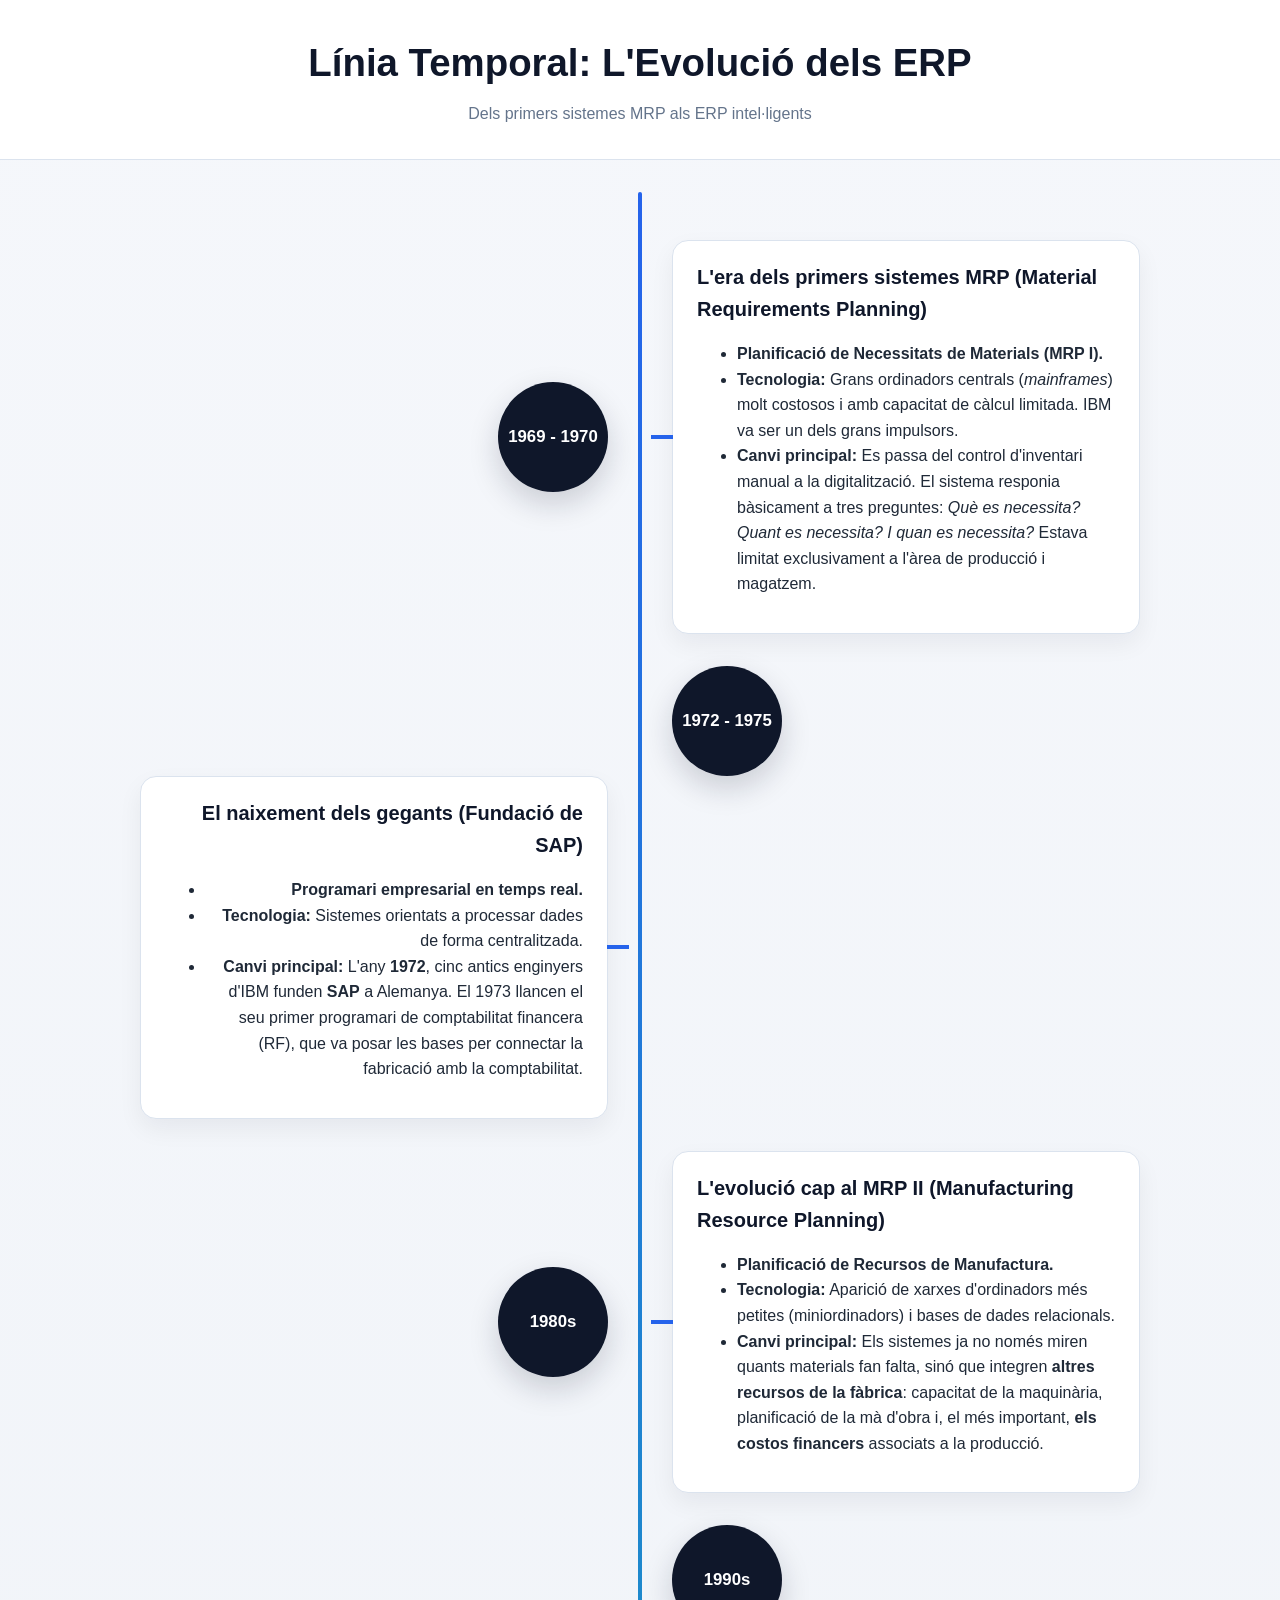
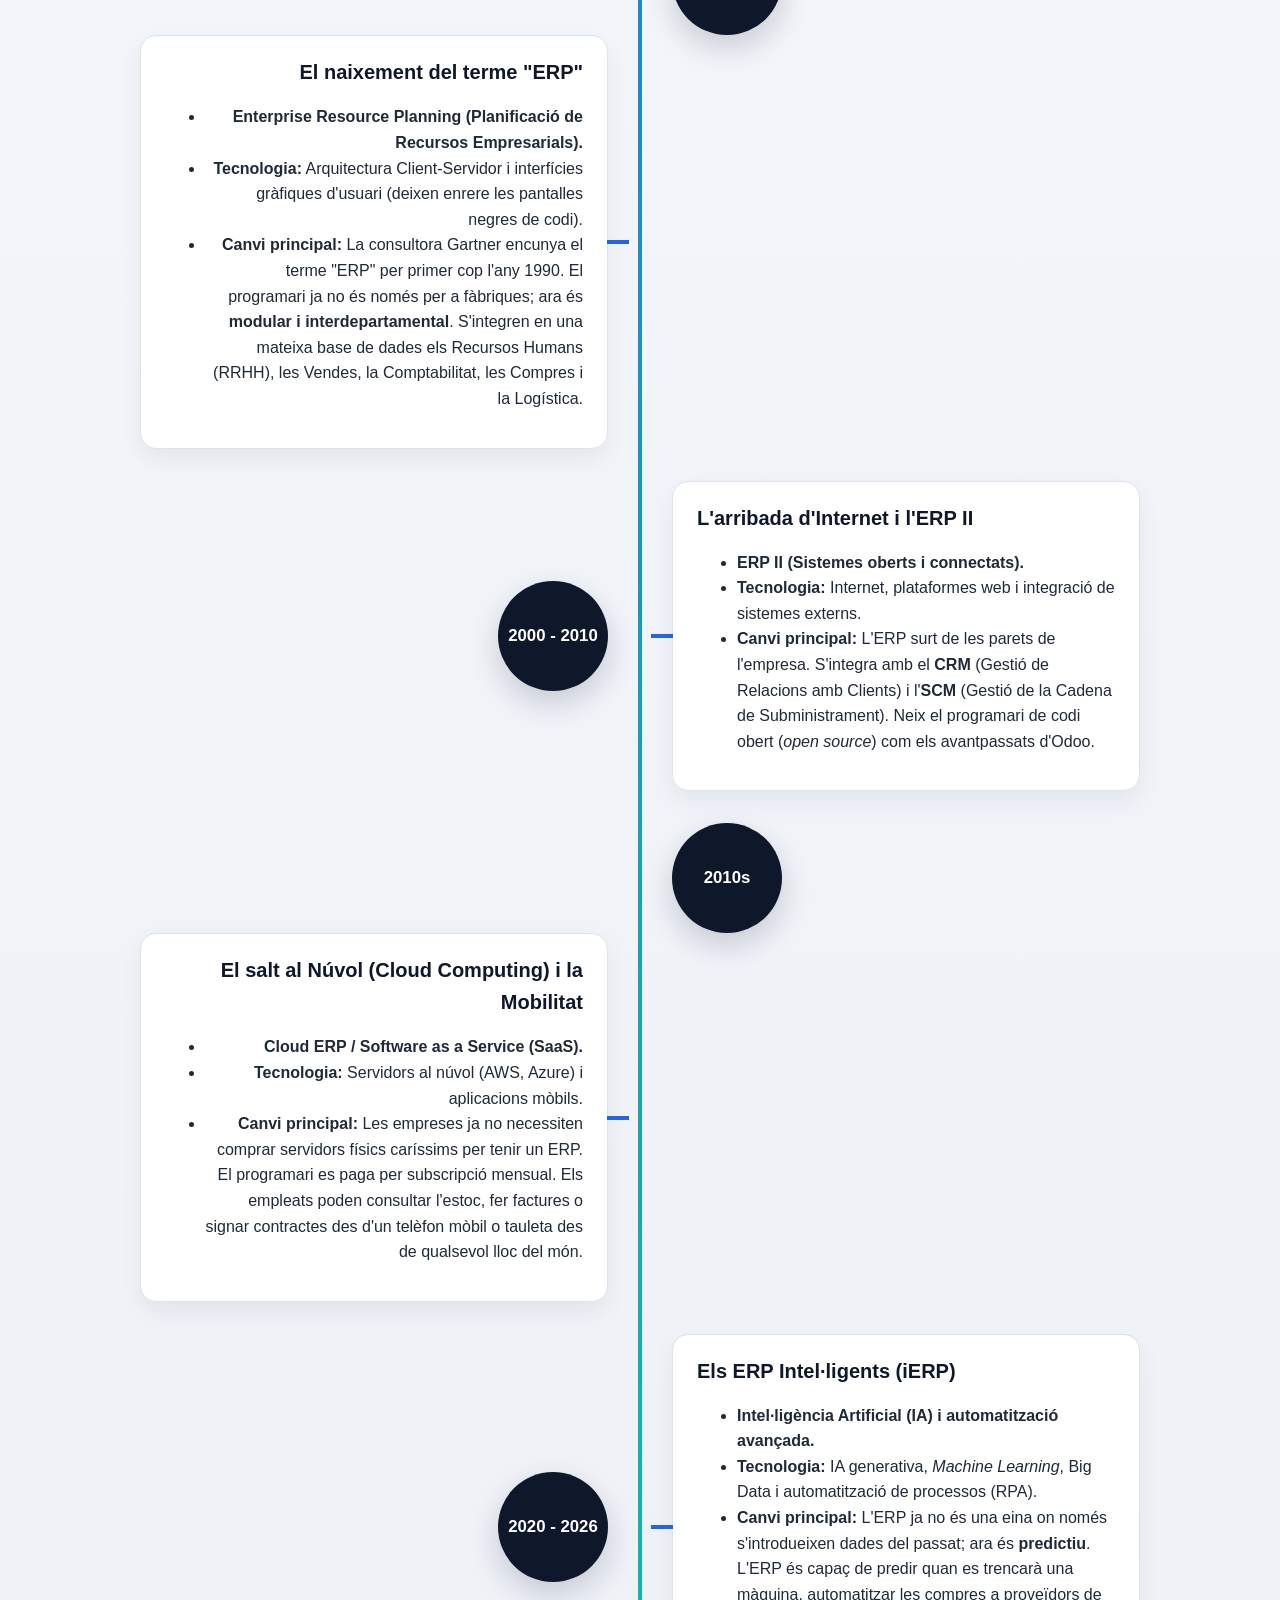
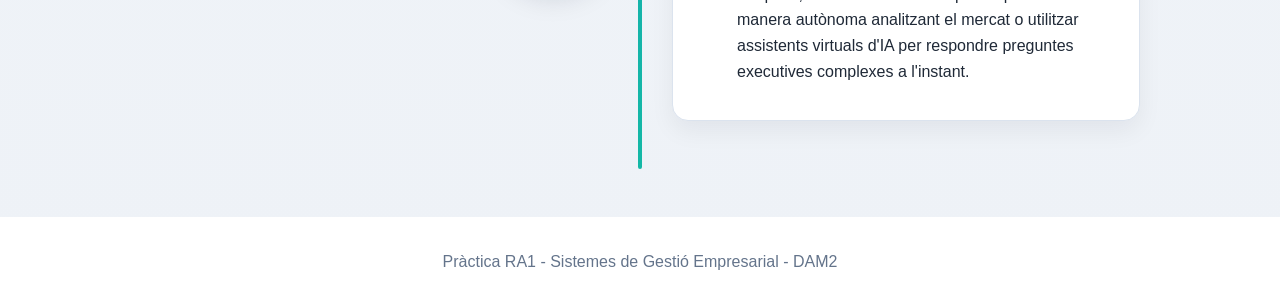
<file: index.html>
<!DOCTYPE html>
<html lang="ca">

<head>
    <meta charset="UTF-8">
    <meta name="viewport" content="width=device-width, initial-scale=1.0">
    <title>Evuolució dels ERPs</title>
    <link rel="stylesheet" href="css/styles.css">
</head>

<body>

    <header>
        <h1>Línia Temporal: L'Evolució dels ERP</h1>
        <p>Dels primers sistemes MRP als ERP intel·ligents</p>
    </header>

    <main>
        <section class="timeline" aria-label="Línia temporal de l'evolució dels ERP">
            <article class="timeline-item">
                <div class="timeline-year">1969 - 1970</div>
                <div class="timeline-content">
                    <h2>L'era dels primers sistemes MRP (Material Requirements Planning)</h2>
                    <ul>
                        <li><b>Planificació de Necessitats de Materials (MRP I).</b></li>
                        <li><strong>Tecnologia:</strong> Grans ordinadors centrals (<em>mainframes</em>) molt costosos i
                            amb capacitat de càlcul limitada. IBM va ser un dels grans impulsors.</li>
                        <li><strong>Canvi principal:</strong> Es passa del control d'inventari manual a la
                            digitalització. El sistema responia bàsicament a tres preguntes: <em>Què es necessita? Quant
                                es necessita? I quan es necessita?</em> Estava limitat exclusivament a l'àrea de
                            producció i magatzem.</li>
                    </ul>
                </div>
            </article>

            <article class="timeline-item">
                <div class="timeline-year">1972 - 1975</div>
                <div class="timeline-content">
                    <h2>El naixement dels gegants (Fundació de SAP)</h2>
                    <ul>
                        <li><b>Programari empresarial en temps real.</b></li>
                        <li><strong>Tecnologia:</strong> Sistemes orientats a processar dades de forma centralitzada.
                        </li>
                        <li><strong>Canvi principal:</strong> L'any <strong>1972</strong>, cinc antics enginyers d'IBM
                            funden <strong>SAP</strong> a Alemanya. El 1973 llancen el seu primer programari de
                            comptabilitat financera (RF), que va posar les bases per connectar la fabricació amb la
                            comptabilitat.</li>
                    </ul>
                </div>
            </article>

            <article class="timeline-item">
                <div class="timeline-year">1980s</div>
                <div class="timeline-content">
                    <h2>L'evolució cap al MRP II (Manufacturing Resource Planning)</h2>
                    <ul>
                        <li> <b> Planificació de Recursos de Manufactura.</b></li>
                        <li><strong>Tecnologia:</strong> Aparició de xarxes d'ordinadors més petites (miniordinadors) i
                            bases de dades relacionals.</li>
                        <li><strong>Canvi principal:</strong> Els sistemes ja no només miren quants materials fan falta,
                            sinó que integren <strong>altres recursos de la fàbrica</strong>: capacitat de la
                            maquinària, planificació de la mà d'obra i, el més important, <strong>els costos
                                financers</strong> associats a la producció.</li>
                    </ul>
                </div>
            </article>

            <article class="timeline-item">
                <div class="timeline-year">1990s</div>
                <div class="timeline-content">
                    <h2>El naixement del terme "ERP"</h2>
                    <ul>
                        <li><b>Enterprise Resource Planning (Planificació de Recursos
                                Empresarials).</b></li>
                        <li><strong>Tecnologia:</strong> Arquitectura Client-Servidor i interfícies gràfiques d'usuari
                            (deixen enrere les pantalles negres de codi).</li>
                        <li><strong>Canvi principal:</strong> La consultora Gartner encunya el terme "ERP" per primer
                            cop l'any 1990. El programari ja no és només per a fàbriques; ara és <strong>modular i
                                interdepartamental</strong>. S'integren en una mateixa base de dades els Recursos Humans
                            (RRHH), les Vendes, la Comptabilitat, les Compres i la Logística.</li>
                    </ul>
                </div>
            </article>

            <article class="timeline-item">
                <div class="timeline-year">2000 - 2010</div>
                <div class="timeline-content">
                    <h2>L'arribada d'Internet i l'ERP II</h2>
                    <ul>
                        <li><b> ERP II (Sistemes oberts i connectats).</b></li>
                        <li><strong>Tecnologia:</strong> Internet, plataformes web i integració de sistemes externs.
                        </li>
                        <li><strong>Canvi principal:</strong> L'ERP surt de les parets de l'empresa. S'integra amb el
                            <strong>CRM</strong> (Gestió de Relacions amb Clients) i l'<strong>SCM</strong> (Gestió de
                            la Cadena de Subministrament). Neix el programari de codi obert (<em>open source</em>) com
                            els avantpassats d'Odoo.
                        </li>
                    </ul>
                </div>
            </article>

            <article class="timeline-item">
                <div class="timeline-year">2010s</div>
                <div class="timeline-content">
                    <h2>El salt al Núvol (Cloud Computing) i la Mobilitat</h2>
                    <ul>
                        <li><b> Cloud ERP / Software as a Service (SaaS).</b></li>
                        <li><strong>Tecnologia:</strong> Servidors al núvol (AWS, Azure) i aplicacions mòbils.</li>
                        <li><strong>Canvi principal:</strong> Les empreses ja no necessiten comprar servidors físics
                            caríssims per tenir un ERP. El programari es paga per subscripció mensual. Els empleats
                            poden consultar l'estoc, fer factures o signar contractes des d'un telèfon mòbil o tauleta
                            des de qualsevol lloc del món.</li>
                    </ul>
                </div>
            </article>

            <article class="timeline-item">
                <div class="timeline-year">2020 - 2026</div>
                <div class="timeline-content">
                    <h2>Els ERP Intel·ligents (iERP)</h2>
                    <ul>
                        <li> <b>Intel·ligència Artificial (IA) i automatització avançada.</b>
                        </li>
                        <li><strong>Tecnologia:</strong> IA generativa, <em>Machine Learning</em>, Big Data i
                            automatització de processos (RPA).</li>
                        <li><strong>Canvi principal:</strong> L'ERP ja no és una eina on només s'introdueixen dades del
                            passat; ara és <strong>predictiu</strong>. L'ERP és capaç de predir quan es trencarà una
                            màquina, automatitzar les compres a proveïdors de manera autònoma analitzant el mercat o
                            utilitzar assistents virtuals d'IA per respondre preguntes executives complexes a l'instant.
                        </li>
                    </ul>
                </div>
            </article>
        </section>
    </main>

    <footer>
        <p>Pràctica RA1 - Sistemes de Gestió Empresarial - DAM2</p>
    </footer>

</body>

</html>
</file>
<file: css/styles.css>
* {
	box-sizing: border-box;
}

body {
	margin: 0;
	font-family: Arial, Helvetica, sans-serif;
	background: linear-gradient(180deg, #f5f7fb 0%, #eef2f7 100%);
	color: #1f2937;
	line-height: 1.6;
}

header,
footer {
	text-align: center;
	padding: 2rem 1rem;
	background: #ffffff;
}

header {
	border-bottom: 1px solid #dbe3ee;
}

header h1 {
	margin: 0 0 0.5rem;
	font-size: clamp(1.8rem, 3vw, 2.6rem);
	color: #0f172a;
}

header p,
footer p {
	margin: 0;
	color: #64748b;
}

main {
	width: min(1000px, calc(100% - 2rem));
	margin: 0 auto;
	padding: 2rem 0 3rem;
}

.timeline {
	position: relative;
	padding: 1rem 0;
}

.timeline::before {
	content: "";
	position: absolute;
	top: 0;
	bottom: 0;
	left: 50%;
	width: 4px;
	transform: translateX(-50%);
	background: linear-gradient(180deg, #2563eb, #14b8a6);
	border-radius: 999px;
}

.timeline-item {
	position: relative;
	display: grid;
	grid-template-columns: 1fr 1fr;
	align-items: center;
	margin: 2rem 0;
	min-height: 120px;
}

.timeline-item:nth-child(odd) .timeline-year {
	grid-column: 1;
	justify-self: end;
	margin-right: 2rem;
}

.timeline-item:nth-child(odd) .timeline-content {
	grid-column: 2;
	margin-left: 2rem;
}

.timeline-item:nth-child(even) .timeline-year {
	grid-column: 2;
	justify-self: start;
	margin-left: 2rem;
}

.timeline-item:nth-child(even) .timeline-content {
	grid-column: 1;
	justify-self: end;
	margin-right: 2rem;
	text-align: right;
}

.timeline-year {
	position: relative;
	z-index: 1;
	display: inline-flex;
	align-items: center;
	justify-content: center;
	width: 110px;
	min-height: 110px;
	border-radius: 50%;
	background: #0f172a;
	color: #ffffff;
	font-weight: 700;
	font-size: 1.05rem;
	box-shadow: 0 12px 30px rgba(15, 23, 42, 0.18);
}

.timeline-content {
	position: relative;
	padding: 1.25rem 1.5rem;
	background: #ffffff;
	border: 1px solid #dbe3ee;
	border-radius: 1rem;
	box-shadow: 0 10px 25px rgba(15, 23, 42, 0.06);
}

.timeline-content::before {
	content: "";
	position: absolute;
	top: 50%;
	width: 22px;
	height: 4px;
	background: #2563eb;
	transform: translateY(-50%);
}

.timeline-item:nth-child(odd) .timeline-content::before {
	left: -22px;
}

.timeline-item:nth-child(even) .timeline-content::before {
	right: -22px;
}

.timeline-content h2 {
	margin: 0 0 0.5rem;
	color: #0f172a;
	font-size: 1.25rem;
}

.timeline-content p {
	margin: 0;
	color: #475569;
}

@media (max-width: 768px) {
	.timeline::before {
		left: 24px;
		transform: none;
	}

	.timeline-item {
		grid-template-columns: 1fr;
		padding-left: 3.5rem;
		margin: 1.5rem 0;
	}

	.timeline-item:nth-child(odd) .timeline-year,
	.timeline-item:nth-child(even) .timeline-year {
		grid-column: 1;
		justify-self: start;
		margin: 0 0 0.75rem;
	}

	.timeline-item:nth-child(odd) .timeline-content,
	.timeline-item:nth-child(even) .timeline-content {
		grid-column: 1;
		justify-self: stretch;
		margin: 0;
		text-align: left;
	}

	.timeline-content::before {
		left: -22px !important;
		right: auto !important;
	}
}
</file>
